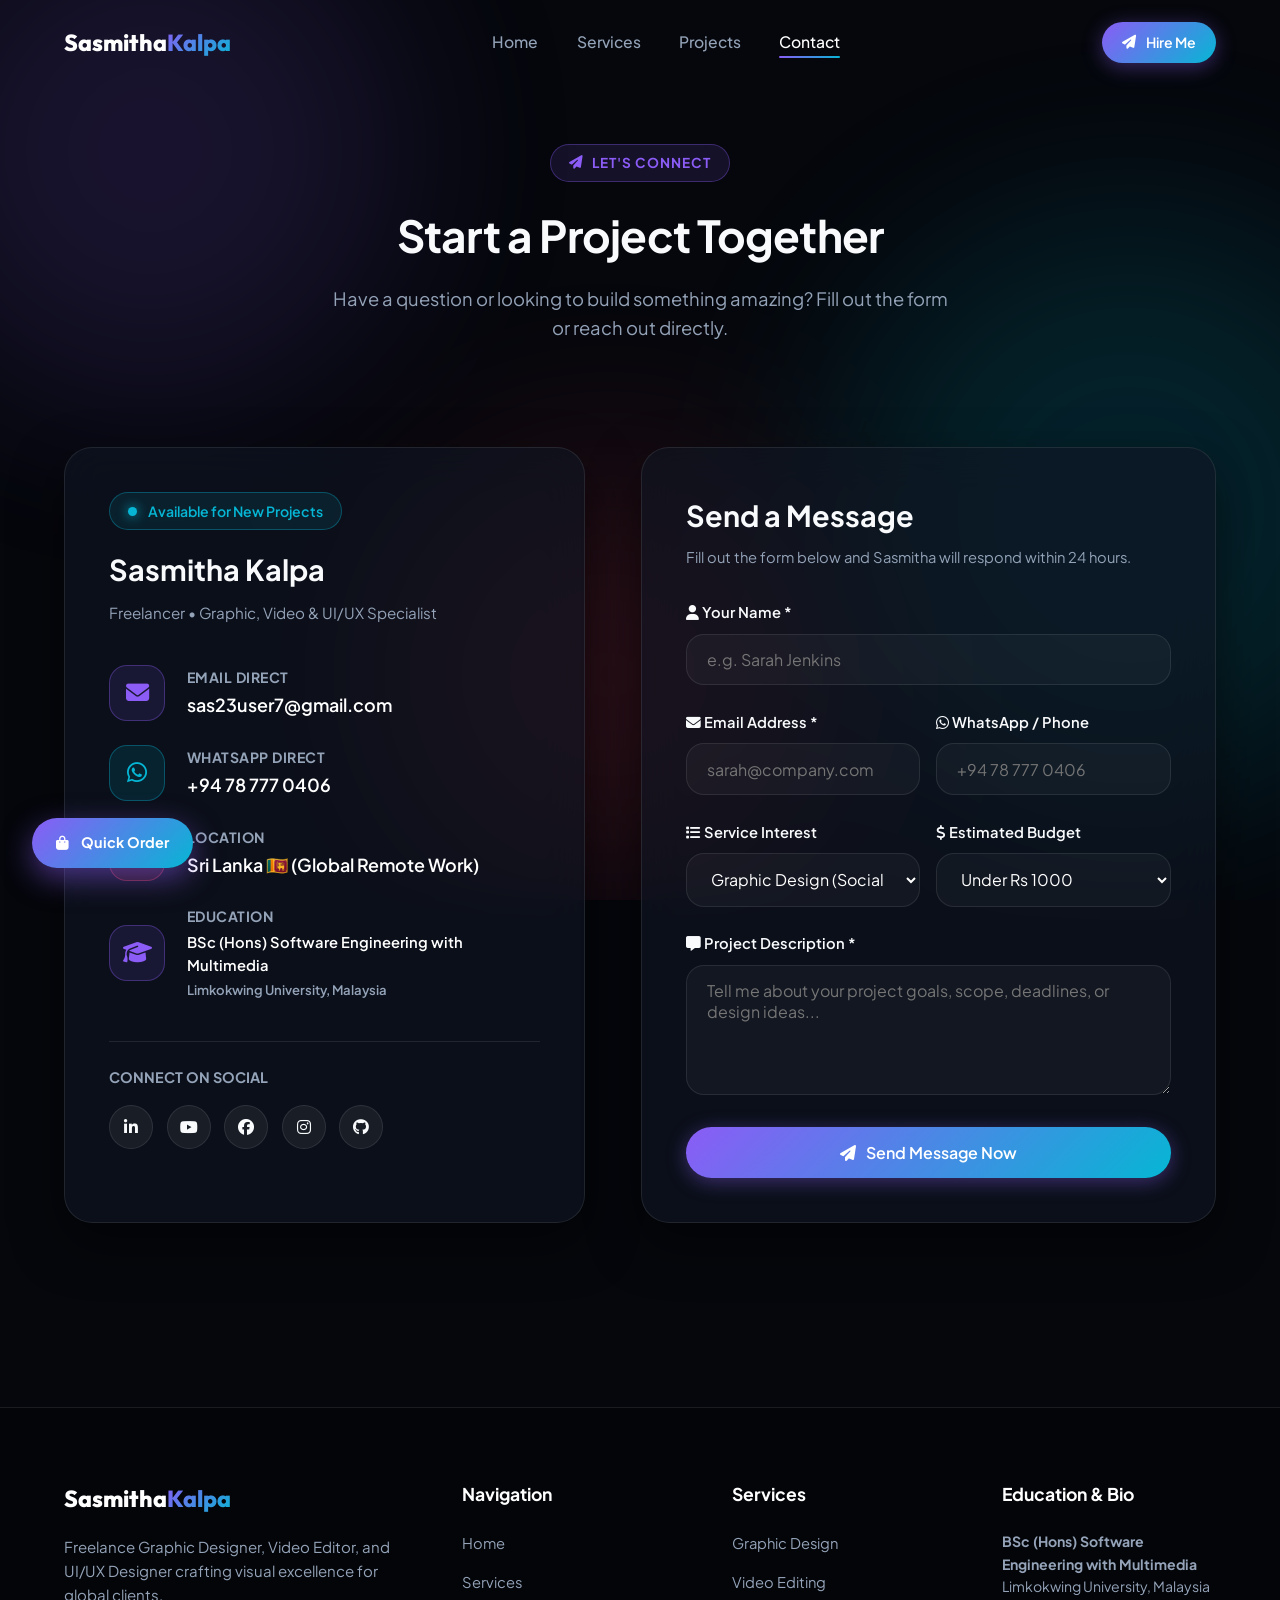
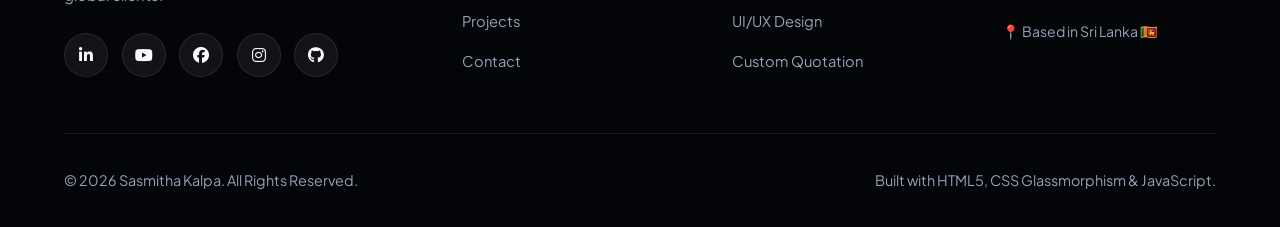
<file: contact.html>
<!DOCTYPE html>
<html lang="en">

<head>
  <meta charset="UTF-8">
  <meta name="viewport" content="width=device-width, initial-scale=1.0">
  <title>Contact | Sasmitha Kalpa - Get in Touch</title>
  <meta name="description"
    content="Get in touch with Sasmitha Kalpa for Graphic Design, Video Editing, or UI/UX Design freelance projects. Based in Sri Lanka, available for global client work.">

  <!-- Favicon - Full Cross-Browser Stack -->
  <link rel="shortcut icon" href="favicon.ico" type="image/x-icon">
  <link rel="icon" type="image/x-icon" href="favicon.ico">
  <link rel="icon" type="image/png" sizes="32x32" href="img/favicon-32.png">
  <link rel="icon" type="image/png" sizes="16x16" href="img/favicon-16.png">
  <link rel="apple-touch-icon" sizes="180x180" href="img/apple-touch-icon.png">

  <!-- Google Fonts -->
  <link rel="preconnect" href="https://fonts.googleapis.com">
  <link rel="preconnect" href="https://fonts.gstatic.com" crossorigin>
  <link
    href="https://fonts.googleapis.com/css2?family=Outfit:wght@400;500;600;700;800&family=Plus+Jakarta+Sans:wght@400;500;600;700&display=swap"
    rel="stylesheet">

  <!-- Font Awesome 6 Icons -->
  <link rel="stylesheet" href="https://cdnjs.cloudflare.com/ajax/libs/font-awesome/6.4.0/css/all.min.css">

  <!-- Custom CSS -->
  <link rel="stylesheet" href="styles.css">
  <script>
  if (window.location.pathname.endsWith('.html')) {
    let cleanPath = window.location.pathname
      .replace(/\/index\.html$/, '/')
      .replace(/\.html$/, '');
    window.history.replaceState(null, '', cleanPath + window.location.search + window.location.hash);
  }
  </script>
</head>

<body>

  <!-- Ambient Animated Glowing Background -->
  <div class="ambient-bg">
    <div class="blob blob-1"></div>
    <div class="blob blob-2"></div>
    <div class="blob blob-3"></div>
  </div>

  <!-- ==========================================
       HEADER & NAVIGATION BAR
       ========================================== -->
  <header class="navbar">
    <div class="container nav-container">
      <a href="./" class="logo">
        <!-- <img src="img/wingz-logo.png" alt="Wingz Logo" class="brand-logo-img"> -->
        <span>Sasmitha<span class="gradient-text">Kalpa</span></span>
      </a>

      <nav>
        <ul class="nav-menu">
          <li><a href="./" class="nav-link">Home</a></li>
          <li><a href="services" class="nav-link">Services</a></li>
          <li><a href="projects" class="nav-link">Projects</a></li>
          <li><a href="contact" class="nav-link active">Contact</a></li>
        </ul>
      </nav>

      <div class="nav-actions">
        <a href="contact" class="btn btn-primary" style="padding: 0.6rem 1.25rem; font-size: 0.88rem;">
          <i class="fas fa-paper-plane"></i> Hire Me
        </a>
        <button class="hamburger" aria-label="Toggle Navigation">
          <span></span>
          <span></span>
          <span></span>
        </button>
      </div>
    </div>
  </header>

  <!-- ==========================================
       PAGE BANNER
       ========================================== -->
  <section style="padding-top: 9rem; padding-bottom: 2rem;">
    <div class="container text-center">
      <div class="section-title reveal">
        <span class="badge"><i class="fas fa-paper-plane"></i> Let's Connect</span>
        <h2>Start a Project Together</h2>
        <p>Have a question or looking to build something amazing? Fill out the form or reach out directly.</p>
      </div>
    </div>
  </section>

  <!-- ==========================================
       CONTACT CONTENT GRID
       ========================================== -->
  <section class="section-padding" style="padding-top: 1rem;">
    <div class="container">
      <div class="contact-grid">

        <!-- Left: Contact Details Card -->
        <div class="glass-card contact-info-card reveal">
          <div>
            <div class="status-badge" style="margin-bottom: 1rem;">
              <span class="pulse-dot"></span>
              <span>Available for New Projects</span>
            </div>
            <h3 style="font-size: 1.8rem; margin-bottom: 0.5rem;">Sasmitha Kalpa</h3>
            <p style="color: var(--text-muted); font-size: 0.95rem;">Freelancer • Graphic, Video & UI/UX Specialist</p>
          </div>

          <div style="display: flex; flex-direction: column; gap: 1.5rem; margin-top: 0.5rem;">
            <div class="contact-method">
              <div class="contact-icon"><i class="fas fa-envelope"></i></div>
              <div class="contact-detail">
                <h4>Email Direct</h4>
                <a href="mailto:sas23user7@gmail.com">sas23user7@gmail.com</a>
              </div>
            </div>

            <div class="contact-method">
              <div class="contact-icon"
                style="background: rgba(6, 182, 212, 0.12); color: var(--accent-cyan); border-color: rgba(6, 182, 212, 0.35);">
                <i class="fab fa-whatsapp"></i>
              </div>
              <div class="contact-detail">
                <h4>WhatsApp Direct</h4>
                <a href="https://wa.me/94787770406?text=Hi%20Sasmitha,%20I'd%20like%20to%20discuss%20a%20project!"
                  target="_blank">+94 78 777 0406</a>
              </div>
            </div>

            <div class="contact-method">
              <div class="contact-icon"
                style="background: rgba(244, 63, 94, 0.12); color: var(--accent-rose); border-color: rgba(244, 63, 94, 0.35);">
                <i class="fas fa-map-marker-alt"></i>
              </div>
              <div class="contact-detail">
                <h4>Location</h4>
                <p>Sri Lanka 🇱🇰 (Global Remote Work)</p>
              </div>
            </div>

            <div class="contact-method">
              <div class="contact-icon"><i class="fas fa-graduation-cap"></i></div>
              <div class="contact-detail">
                <h4>Education</h4>
                <p style="font-size: 0.92rem;">BSc (Hons) Software Engineering with Multimedia<br><span
                    style="color: var(--text-muted); font-size: 0.82rem;">Limkokwing University, Malaysia</span></p>
              </div>
            </div>
          </div>

          <div style="border-top: 1px solid var(--border-glass); padding-top: 1.5rem; margin-top: 0.5rem;">
            <h4 style="font-size: 0.9rem; color: var(--text-muted); text-transform: uppercase; margin-bottom: 0.75rem;">
              Connect on Social</h4>
            <div class="social-links">
              <a href="https://www.linkedin.com/in/sasmitha-kalpa-29b8452bb/" class="icon-btn" title="LinkedIn" target="_blank" rel="noopener"><i
                  class="fab fa-linkedin-in"></i></a>
              <a href="https://www.youtube.com/@Era_sasmitha" class="icon-btn" title="Youtube" target="_blank" rel="noopener"><i
                  class="fab fa-youtube"></i></a>
              <a href="https://www.facebook.com/profile.php?id=100094303121475" class="icon-btn" title="Facebook" target="_blank" rel="noopener"><i
                  class="fab fa-facebook"></i></a>
              <a href="https://www.instagram.com/iam_sasmitha_/" class="icon-btn" title="Instagram" target="_blank" rel="noopener"><i
                  class="fab fa-instagram"></i></a>
              <a href="https://github.com/Sasmitha-Dev" class="icon-btn" title="GitHub" target="_blank" rel="noopener"><i
                  class="fab fa-github"></i></a>
            </div>
          </div>
        </div>

        <!-- Right: Interactive Contact Form Card -->
        <div class="glass-card contact-form-card reveal">
          <h3 style="font-size: 1.8rem; margin-bottom: 0.5rem;">Send a Message</h3>
          <p style="color: var(--text-muted); font-size: 0.92rem; margin-bottom: 2rem;">
            Fill out the form below and Sasmitha will respond within 24 hours.
          </p>

          <form id="contactForm">
            <div class="form-group">
              <label class="form-label" for="contactName"><i class="fas fa-user"></i> Your Name *</label>
              <input type="text" id="contactName" class="form-control" placeholder="e.g. Sarah Jenkins" required>
            </div>

            <div style="display: grid; grid-template-columns: 1fr 1fr; gap: 1rem;">
              <div class="form-group">
                <label class="form-label" for="contactEmail"><i class="fas fa-envelope"></i> Email Address *</label>
                <input type="email" id="contactEmail" class="form-control" placeholder="sarah@company.com" required>
              </div>

              <div class="form-group">
                <label class="form-label" for="contactWhatsapp"><i class="fab fa-whatsapp"></i> WhatsApp / Phone</label>
                <input type="tel" id="contactWhatsapp" class="form-control" placeholder="+94 78 777 0406">
              </div>
            </div>

            <div style="display: grid; grid-template-columns: 1fr 1fr; gap: 1rem;">
              <div class="form-group">
                <label class="form-label" for="serviceSelect"><i class="fas fa-list"></i> Service Interest</label>
                <select id="serviceSelect" class="form-control">
                  <option value="Graphic Design">Graphic Design (Social/Posters)</option>
                  <option value="Video Editing">Video Editing (Reels/Cinematic)</option>
                  <option value="UI/UX Design">UI/UX Design (Web/App)</option>
                  <option value="Full Package">Combined Service Package</option>
                  <option value="Other">Other Inquiry</option>
                </select>
              </div>

              <div class="form-group">
                <label class="form-label" for="budgetSelect"><i class="fas fa-dollar-sign"></i> Estimated Budget</label>
                <select id="budgetSelect" class="form-control">
                  <option value="Under Rs 1000">Under Rs 1000</option>
                  <option value="Rs 1000 - Rs 1500">Rs 1000 - Rs 1500</option>
                  <option value="Rs 1500 - Rs 2000">Rs 1500 - Rs 2000</option>
                  <option value="Rs 2000+">Rs 2000+</option>
                </select>
              </div>
            </div>

            <div class="form-group">
              <label class="form-label" for="contactMessage"><i class="fas fa-comment-alt"></i> Project Description
                *</label>
              <textarea id="contactMessage" class="form-control"
                placeholder="Tell me about your project goals, scope, deadlines, or design ideas..."
                required></textarea>
            </div>

            <button type="submit" class="btn btn-primary" style="width: 100%; font-size: 1rem; padding: 0.95rem;">
              <i class="fas fa-paper-plane"></i> Send Message Now
            </button>
          </form>
        </div>

      </div>
    </div>
  </section>

  <!-- ==========================================
       FOOTER
       ========================================== -->
  <footer class="footer">
    <div class="container">
      <div class="footer-grid">
        <div class="footer-brand">
          <a href="./" class="logo">
            <!-- <img src="img/wingz-logo.png" alt="Wingz Logo" class="brand-logo-img"> -->
            <span>Sasmitha<span class="gradient-text">Kalpa</span></span>
          </a>
          <p>
            Freelance Graphic Designer, Video Editor, and UI/UX Designer crafting visual excellence for global clients.
          </p>
          <div class="social-links">
            <a href="https://www.linkedin.com/in/sasmitha-kalpa-29b8452bb/" class="icon-btn" title="LinkedIn" target="_blank" rel="noopener"><i
                class="fab fa-linkedin-in"></i></a>
            <a href="https://www.youtube.com/@Era_sasmitha" class="icon-btn" title="Youtube" target="_blank" rel="noopener"><i
                class="fab fa-youtube"></i></a>
            <a href="https://www.facebook.com/profile.php?id=100094303121475" class="icon-btn" title="Facebook" target="_blank" rel="noopener"><i
                class="fab fa-facebook"></i></a>
            <a href="https://www.instagram.com/iam_sasmitha_/" class="icon-btn" title="Instagram" target="_blank" rel="noopener"><i
                class="fab fa-instagram"></i></a>
            <a href="https://github.com/Sasmitha-Dev" class="icon-btn" title="GitHub" target="_blank" rel="noopener"><i class="fab fa-github"></i></a>
          </div>
        </div>

        <div class="footer-column">
          <h4>Navigation</h4>
          <ul class="footer-links">
            <li><a href="./">Home</a></li>
            <li><a href="services">Services</a></li>
            <li><a href="projects">Projects</a></li>
            <li><a href="contact">Contact</a></li>
          </ul>
        </div>

        <div class="footer-column">
          <h4>Services</h4>
          <ul class="footer-links">
            <li><a href="services#graphic-design">Graphic Design</a></li>
            <li><a href="services#video-editing">Video Editing</a></li>
            <li><a href="services#ui-ux">UI/UX Design</a></li>
            <li><a href="contact">Custom Quotation</a></li>
          </ul>
        </div>

        <div class="footer-column">
          <h4>Education & Bio</h4>
          <p style="font-size: 0.88rem; color: var(--text-muted); line-height: 1.6;">
            <strong>BSc (Hons) Software Engineering with Multimedia</strong><br>
            Limkokwing University, Malaysia<br><br>
            📍 Based in Sri Lanka 🇱🇰
          </p>
        </div>
      </div>

      <div class="footer-bottom">
        <p>&copy; 2026 Sasmitha Kalpa. All Rights Reserved.</p>
        <p>Built with HTML5, CSS Glassmorphism & JavaScript.</p>
      </div>
    </div>
  </footer>

  <!-- Main JavaScript File -->
  <script src="script.js"></script>
</body>

</html>
</file>
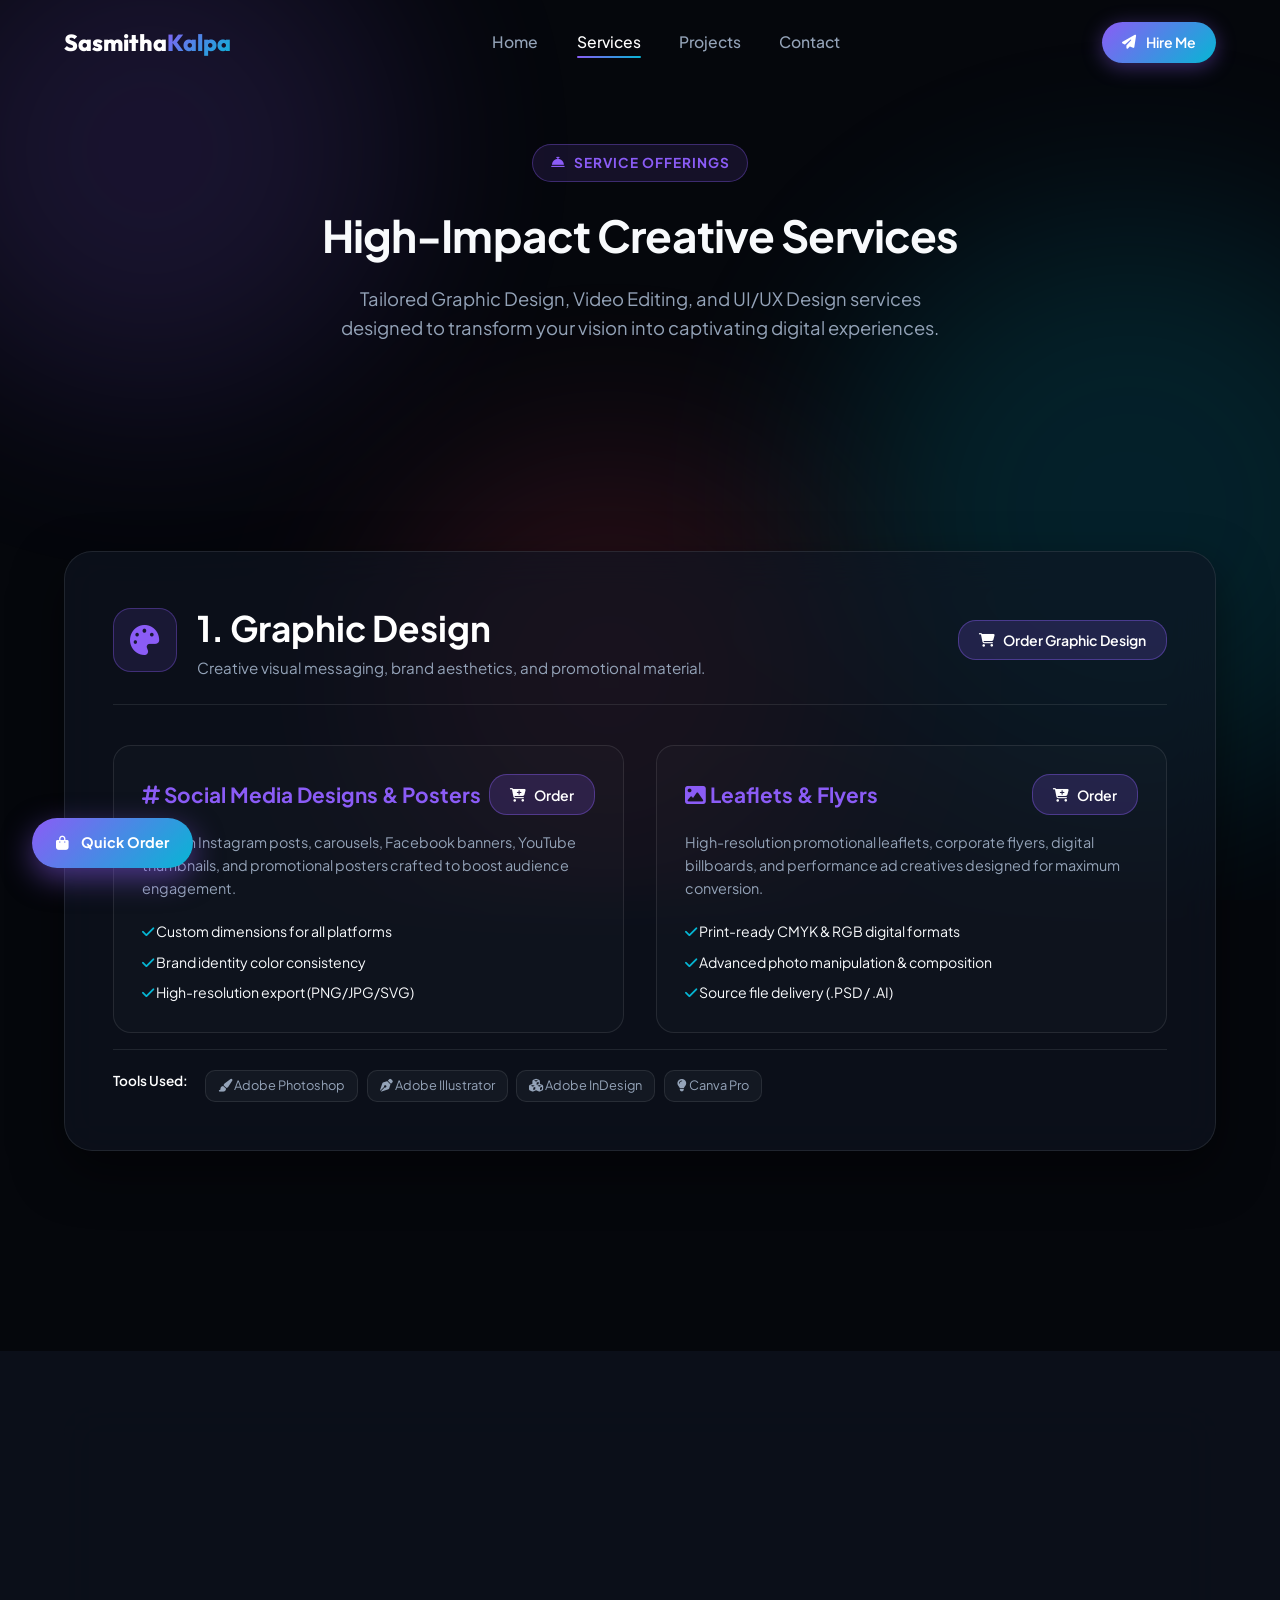
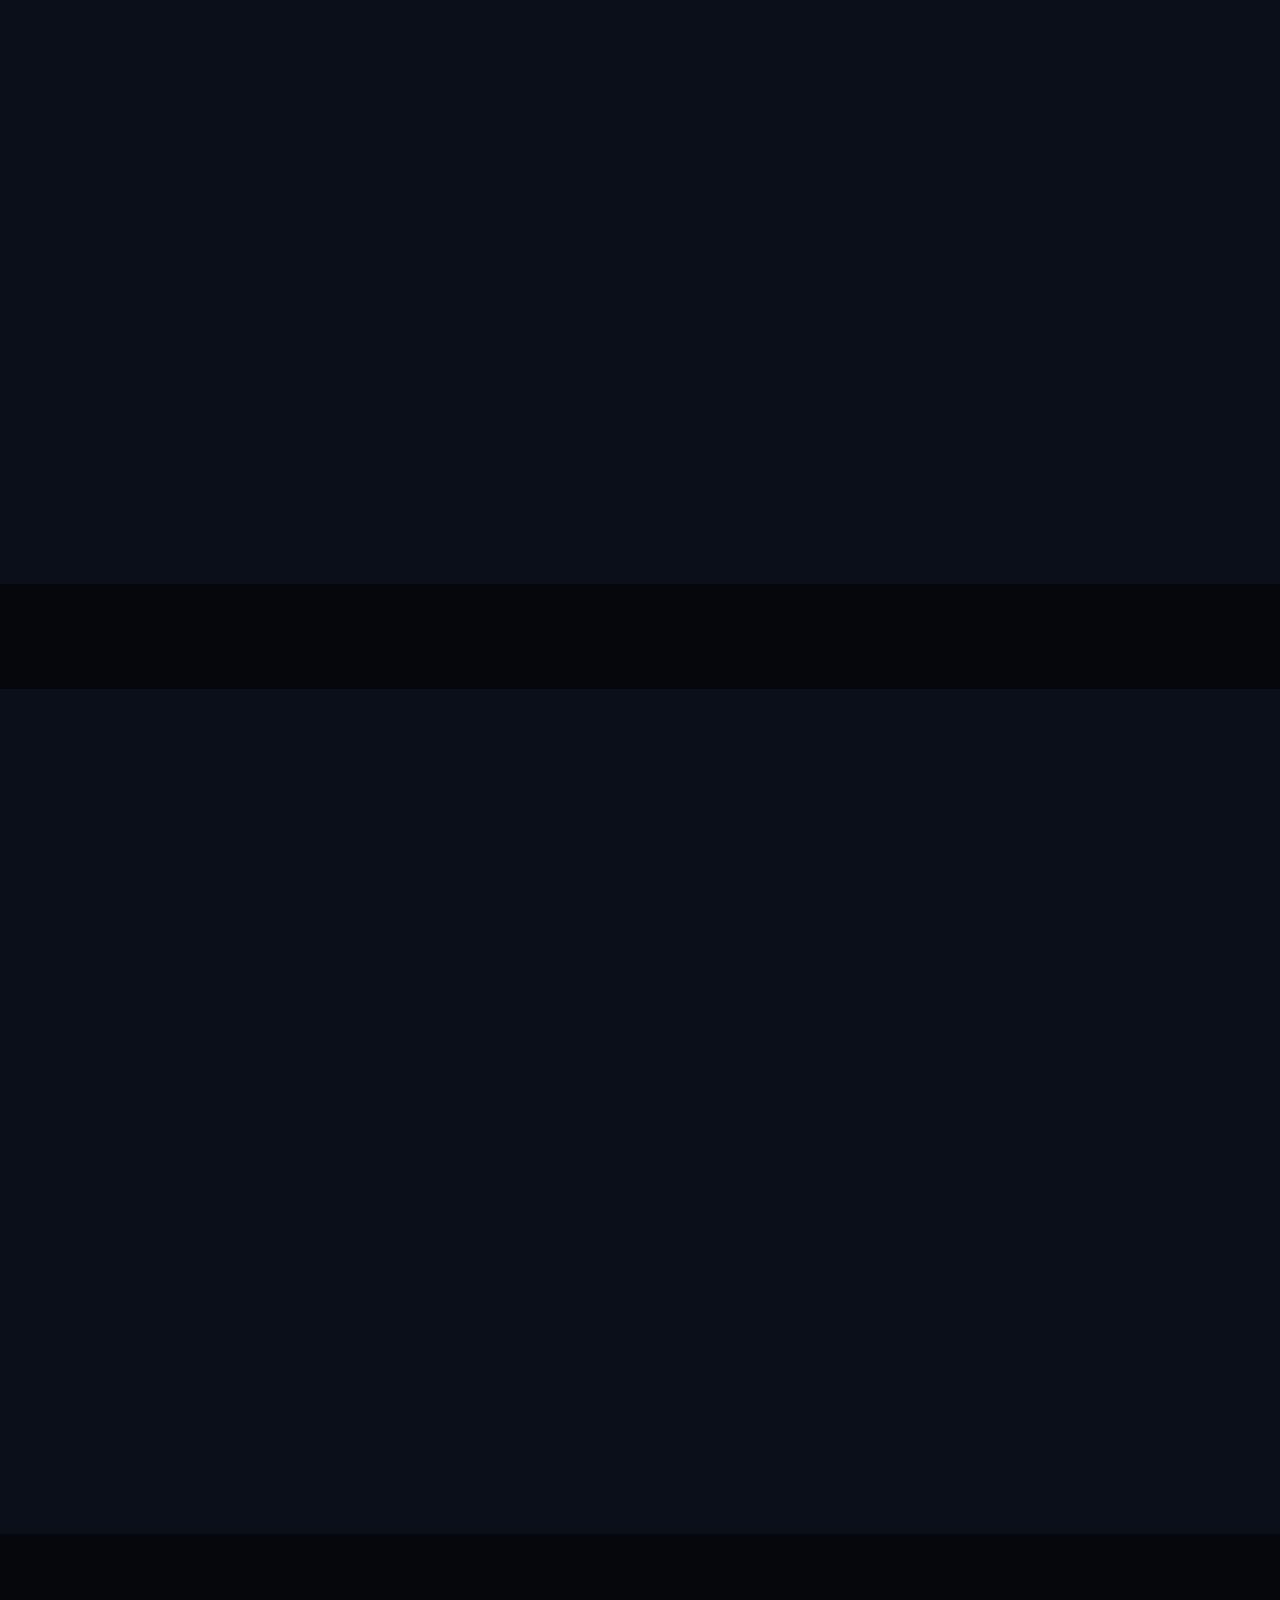
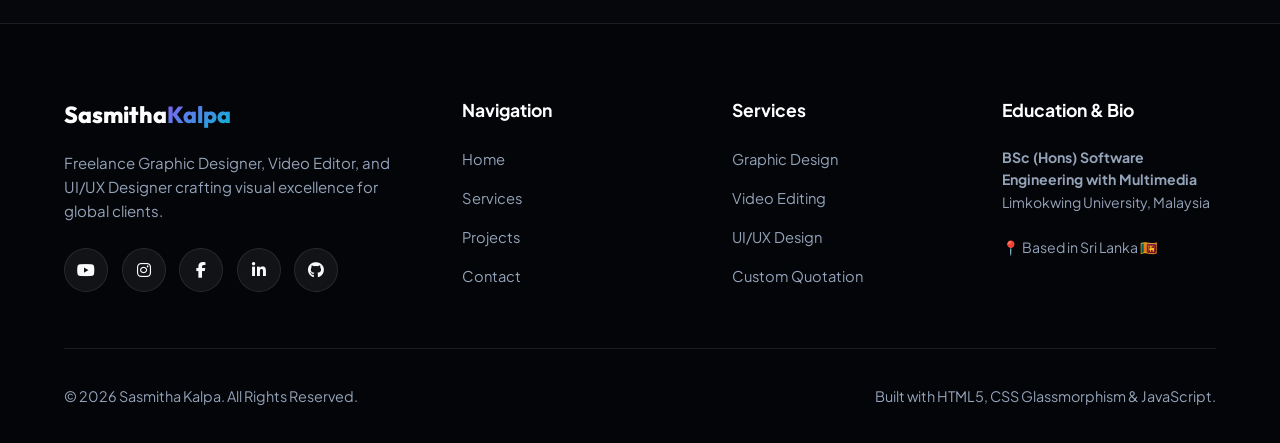
<file: services.html>
<!DOCTYPE html>
<html lang="en">
<head>
  <meta charset="UTF-8">
  <meta name="viewport" content="width=device-width, initial-scale=1.0">
  <title>Services | Sasmitha Kalpa - Graphic Design, Video Editing & UI/UX Design</title>
  <meta name="description" content="Explore professional freelance services by Sasmitha Kalpa: Graphic Design (Social Media, Posters), Video Editing (Reels, Cinematic), and UI/UX Design (Websites, Apps, Prototypes).">
  
  <!-- Favicon (Cloud-Safe Web Name) -->
  <!-- Favicon - Full Cross-Browser Stack -->
  <link rel="shortcut icon" href="favicon.ico" type="image/x-icon">
  <link rel="icon" type="image/x-icon" href="favicon.ico">
  <link rel="icon" type="image/png" sizes="32x32" href="img/favicon-32.png">
  <link rel="icon" type="image/png" sizes="16x16" href="img/favicon-16.png">
  <link rel="apple-touch-icon" sizes="180x180" href="img/apple-touch-icon.png">

  <!-- Google Fonts -->
  <link rel="preconnect" href="https://fonts.googleapis.com">
  <link rel="preconnect" href="https://fonts.gstatic.com" crossorigin>
  <link href="https://fonts.googleapis.com/css2?family=Outfit:wght@400;500;600;700;800&family=Plus+Jakarta+Sans:wght@400;500;600;700&display=swap" rel="stylesheet">
  
  <!-- Font Awesome 6 Icons -->
  <link rel="stylesheet" href="https://cdnjs.cloudflare.com/ajax/libs/font-awesome/6.4.0/css/all.min.css">
  
  <!-- Custom CSS -->
  <link rel="stylesheet" href="styles.css">
  <script>
  if (window.location.pathname.endsWith('.html')) {
    let cleanPath = window.location.pathname
      .replace(/\/index\.html$/, '/')
      .replace(/\.html$/, '');
    window.history.replaceState(null, '', cleanPath + window.location.search + window.location.hash);
  }
  </script>
</head>
<body>

  <!-- Ambient Animated Glowing Background -->
  <div class="ambient-bg">
    <div class="blob blob-1"></div>
    <div class="blob blob-2"></div>
    <div class="blob blob-3"></div>
  </div>

  <!-- ==========================================
       HEADER & NAVIGATION BAR
       ========================================== -->
  <header class="navbar">
    <div class="container nav-container">
      <a href="./" class="logo">
        <!-- <img src="img/wingz-logo.png" alt="Wingz Logo" class="brand-logo-img"> -->
        <span>Sasmitha<span class="gradient-text">Kalpa</span></span>
      </a>

      <nav>
        <ul class="nav-menu">
          <li><a href="./" class="nav-link">Home</a></li>
          <li><a href="services" class="nav-link active">Services</a></li>
          <li><a href="projects" class="nav-link">Projects</a></li>
          <li><a href="contact" class="nav-link">Contact</a></li>
        </ul>
      </nav>

      <div class="nav-actions">
        <a href="contact" class="btn btn-primary" style="padding: 0.6rem 1.25rem; font-size: 0.88rem;">
          <i class="fas fa-paper-plane"></i> Hire Me
        </a>
        <button class="hamburger" aria-label="Toggle Navigation">
          <span></span>
          <span></span>
          <span></span>
        </button>
      </div>
    </div>
  </header>

  <!-- ==========================================
       PAGE BANNER
       ========================================== -->
  <section style="padding-top: 9rem; padding-bottom: 3rem;">
    <div class="container text-center">
      <div class="section-title reveal">
        <span class="badge"><i class="fas fa-concierge-bell"></i> Service Offerings</span>
        <h2>High-Impact Creative Services</h2>
        <p>Tailored Graphic Design, Video Editing, and UI/UX Design services designed to transform your vision into captivating digital experiences.</p>
      </div>
    </div>
  </section>

  <!-- ==========================================
       CATEGORY 1: GRAPHIC DESIGN
       ========================================== -->
  <section class="section-padding" id="graphic-design">
    <div class="container">
      <div class="glass-card reveal" style="padding: 3rem; margin-bottom: 3rem;">
        <div style="display: flex; align-items: center; justify-content: space-between; flex-wrap: wrap; gap: 1.5rem; margin-bottom: 2.5rem; border-bottom: 1px solid var(--border-glass); padding-bottom: 1.5rem;">
          <div style="display: flex; align-items: center; gap: 1.25rem;">
            <div class="service-icon"><i class="fas fa-palette"></i></div>
            <div>
              <h2 style="font-size: 2.2rem; color: #fff;">1. Graphic Design</h2>
              <p style="color: var(--text-muted); font-size: 0.95rem;">Creative visual messaging, brand aesthetics, and promotional material.</p>
            </div>
          </div>

          <button class="btn-cart" onclick="openOrderModal('Graphic Design Package', 'Graphic Design')">
            <i class="fas fa-shopping-cart"></i> Order Graphic Design
          </button>
        </div>

        <div style="display: grid; grid-template-columns: repeat(auto-fit, minmax(320px, 1fr)); gap: 2rem;">
          <!-- Subsection 1.1 -->
          <div style="background: rgba(255,255,255,0.02); border: 1px solid var(--border-glass); border-radius: var(--radius-md); padding: 1.75rem;">
            <div style="display: flex; align-items: center; justify-content: space-between; margin-bottom: 1rem;">
              <h3 style="font-size: 1.3rem; color: var(--accent-purple);"><i class="fas fa-hashtag"></i> Social Media Designs & Posters</h3>
              <button class="btn-cart" onclick="openOrderModal('Social Media Designs', 'Graphic Design')">
                <i class="fas fa-cart-plus"></i> Order
              </button>
            </div>
            <p style="color: var(--text-muted); font-size: 0.9rem; margin-bottom: 1.25rem;">
              Custom Instagram posts, carousels, Facebook banners, YouTube thumbnails, and promotional posters crafted to boost audience engagement.
            </p>
            <ul style="display: flex; flex-direction: column; gap: 0.5rem; font-size: 0.88rem; color: var(--text-primary);">
              <li><i class="fas fa-check" style="color: var(--accent-cyan);"></i> Custom dimensions for all platforms</li>
              <li><i class="fas fa-check" style="color: var(--accent-cyan);"></i> Brand identity color consistency</li>
              <li><i class="fas fa-check" style="color: var(--accent-cyan);"></i> High-resolution export (PNG/JPG/SVG)</li>
            </ul>
          </div>

          <!-- Subsection 1.2 -->
          <div style="background: rgba(255,255,255,0.02); border: 1px solid var(--border-glass); border-radius: var(--radius-md); padding: 1.75rem;">
            <div style="display: flex; align-items: center; justify-content: space-between; margin-bottom: 1rem;">
              <h3 style="font-size: 1.3rem; color: var(--accent-purple);"><i class="fas fa-image"></i> Leaflets & Flyers</h3>
              <button class="btn-cart" onclick="openOrderModal('Leaflets & Flyers', 'Graphic Design')">
                <i class="fas fa-cart-plus"></i> Order
              </button>
            </div>
            <p style="color: var(--text-muted); font-size: 0.9rem; margin-bottom: 1.25rem;">
              High-resolution promotional leaflets, corporate flyers, digital billboards, and performance ad creatives designed for maximum conversion.
            </p>
            <ul style="display: flex; flex-direction: column; gap: 0.5rem; font-size: 0.88rem; color: var(--text-primary);">
              <li><i class="fas fa-check" style="color: var(--accent-cyan);"></i> Print-ready CMYK & RGB digital formats</li>
              <li><i class="fas fa-check" style="color: var(--accent-cyan);"></i> Advanced photo manipulation & composition</li>
              <li><i class="fas fa-check" style="color: var(--accent-cyan);"></i> Source file delivery (.PSD / .AI)</li>
            </ul>
          </div>
        </div>

        <div class="tools-tags">
          <span style="font-weight: 600; color: #fff; font-size: 0.85rem; margin-right: 0.5rem;">Tools Used:</span>
          <span class="tool-tag"><i class="fas fa-paint-brush"></i> Adobe Photoshop</span>
          <span class="tool-tag"><i class="fas fa-pen-nib"></i> Adobe Illustrator</span>
          <span class="tool-tag"><i class="fas fa-cubes"></i> Adobe InDesign</span>
          <span class="tool-tag"><i class="fas fa-lightbulb"></i> Canva Pro</span>
        </div>
      </div>
    </div>
  </section>

  <!-- ==========================================
       CATEGORY 2: VIDEO EDITING
       ========================================== -->
  <section class="section-padding" id="video-editing">
    <div class="container">
      <div class="glass-card reveal" style="padding: 3rem; margin-bottom: 3rem;">
        <div style="display: flex; align-items: center; justify-content: space-between; flex-wrap: wrap; gap: 1.5rem; margin-bottom: 2.5rem; border-bottom: 1px solid var(--border-glass); padding-bottom: 1.5rem;">
          <div style="display: flex; align-items: center; gap: 1.25rem;">
            <div class="service-icon" style="background: rgba(6, 182, 212, 0.12); color: var(--accent-cyan); border-color: rgba(6, 182, 212, 0.35);">
              <i class="fas fa-video"></i>
            </div>
            <div>
              <h2 style="font-size: 2.2rem; color: #fff;">2. Video Editing</h2>
              <p style="color: var(--text-muted); font-size: 0.95rem;">Dynamic storytelling, color grading, audio mixing, and high-retention cuts.</p>
            </div>
          </div>

          <button class="btn-cart" onclick="openOrderModal('Video Editing Package', 'Video Editing')">
            <i class="fas fa-shopping-cart"></i> Order Video Editing
          </button>
        </div>

        <div style="display: grid; grid-template-columns: repeat(auto-fit, minmax(300px, 1fr)); gap: 2rem;">
          <!-- Subsection 2.1 -->
          <div style="background: rgba(255,255,255,0.02); border: 1px solid var(--border-glass); border-radius: var(--radius-md); padding: 1.75rem;">
            <div style="display: flex; align-items: center; justify-content: space-between; margin-bottom: 1rem;">
              <h3 style="font-size: 1.3rem; color: var(--accent-cyan);"><i class="fas fa-play-circle"></i> Social Media Videos</h3>
              <button class="btn-cart" onclick="openOrderModal('Social Media Videos', 'Video Editing')">
                <i class="fas fa-cart-plus"></i> Order
              </button>
            </div>
            <p style="color: var(--text-muted); font-size: 0.9rem; margin-bottom: 1.25rem;">
              Polished video content tailored for YouTube channels, Facebook ads, corporate explainers, and vlog style content.
            </p>
            <ul style="display: flex; flex-direction: column; gap: 0.5rem; font-size: 0.88rem; color: var(--text-primary);">
              <li><i class="fas fa-check" style="color: var(--accent-purple);"></i> Clean pacing & smooth transitions</li>
              <li><i class="fas fa-check" style="color: var(--accent-purple);"></i> Royalty-free background music integration</li>
              <li><i class="fas fa-check" style="color: var(--accent-purple);"></i> 4K / 1080p crisp export</li>
            </ul>
          </div>

          <!-- Subsection 2.2 -->
          <div style="background: rgba(255,255,255,0.02); border: 1px solid var(--border-glass); border-radius: var(--radius-md); padding: 1.75rem;">
            <div style="display: flex; align-items: center; justify-content: space-between; margin-bottom: 1rem;">
              <h3 style="font-size: 1.3rem; color: var(--accent-cyan);"><i class="fab fa-tiktok"></i> Reels & Short-Form Content</h3>
              <button class="btn-cart" onclick="openOrderModal('Reels & Short-Form Content', 'Video Editing')">
                <i class="fas fa-cart-plus"></i> Order
              </button>
            </div>
            <p style="color: var(--text-muted); font-size: 0.9rem; margin-bottom: 1.25rem;">
              High-hook, fast-paced Instagram Reels, TikToks, and YouTube Shorts formatted with animated captions, emojis, and sound effects.
            </p>
            <ul style="display: flex; flex-direction: column; gap: 0.5rem; font-size: 0.88rem; color: var(--text-primary);">
              <li><i class="fas fa-check" style="color: var(--accent-purple);"></i> First 3-second hook optimization</li>
              <li><i class="fas fa-check" style="color: var(--accent-purple);"></i> Dynamic captions & pop-up graphics</li>
              <li><i class="fas fa-check" style="color: var(--accent-purple);"></i> Vertical 9:16 aspect ratio</li>
            </ul>
          </div>

          <!-- Subsection 2.3 -->
          <div style="background: rgba(255,255,255,0.02); border: 1px solid var(--border-glass); border-radius: var(--radius-md); padding: 1.75rem;">
            <div style="display: flex; align-items: center; justify-content: space-between; margin-bottom: 1rem;">
              <h3 style="font-size: 1.3rem; color: var(--accent-cyan);"><i class="fas fa-film"></i> Cinematic Edits</h3>
              <button class="btn-cart" onclick="openOrderModal('Cinematic Video Edits', 'Video Editing')">
                <i class="fas fa-cart-plus"></i> Order
              </button>
            </div>
            <p style="color: var(--text-muted); font-size: 0.9rem; margin-bottom: 1.25rem;">
              Professional cinematic travel edits, wedding highlights, music videos, and commercial brand promos featuring cinematic LUT color grading.
            </p>
            <ul style="display: flex; flex-direction: column; gap: 0.5rem; font-size: 0.88rem; color: var(--text-primary);">
              <li><i class="fas fa-check" style="color: var(--accent-purple);"></i> Professional Log/RAW color grading</li>
              <li><i class="fas fa-check" style="color: var(--accent-purple);"></i> Sound design & audio equalization</li>
              <li><i class="fas fa-check" style="color: var(--accent-purple);"></i> Motion graphics & title reveals</li>
            </ul>
          </div>
        </div>

        <div class="tools-tags">
          <span style="font-weight: 600; color: #fff; font-size: 0.85rem; margin-right: 0.5rem;">Tools Used:</span>
          <span class="tool-tag"><i class="fas fa-cut"></i> Adobe Premiere Pro</span>
          <span class="tool-tag"><i class="fas fa-magic"></i> Adobe After Effects</span>
          <span class="tool-tag"><i class="fas fa-adjust"></i> DaVinci Resolve</span>
          <span class="tool-tag"><i class="fas fa-volume-up"></i> Adobe Audition</span>
        </div>
      </div>
    </div>
  </section>

  <!-- ==========================================
       CATEGORY 3: UI/UX DESIGN
       ========================================== -->
  <section class="section-padding" id="ui-ux">
    <div class="container">
      <div class="glass-card reveal" style="padding: 3rem;">
        <div style="display: flex; align-items: center; justify-content: space-between; flex-wrap: wrap; gap: 1.5rem; margin-bottom: 2.5rem; border-bottom: 1px solid var(--border-glass); padding-bottom: 1.5rem;">
          <div style="display: flex; align-items: center; gap: 1.25rem;">
            <div class="service-icon" style="background: rgba(244, 63, 94, 0.12); color: var(--accent-rose); border-color: rgba(244, 63, 94, 0.35);">
              <i class="fas fa-layer-group"></i>
            </div>
            <div>
              <h2 style="font-size: 2.2rem; color: #fff;">3. UI/UX Design</h2>
              <p style="color: var(--text-muted); font-size: 0.95rem;">Intuitive user interfaces, user journey mapping, and interactive prototypes.</p>
            </div>
          </div>

          <button class="btn-cart" onclick="openOrderModal('UI/UX Design Package', 'UI/UX Design')">
            <i class="fas fa-shopping-cart"></i> Order UI/UX Design
          </button>
        </div>

        <div style="display: grid; grid-template-columns: repeat(auto-fit, minmax(300px, 1fr)); gap: 2rem;">
          <!-- Subsection 3.1 -->
          <div style="background: rgba(255,255,255,0.02); border: 1px solid var(--border-glass); border-radius: var(--radius-md); padding: 1.75rem;">
            <div style="display: flex; align-items: center; justify-content: space-between; margin-bottom: 1rem;">
              <h3 style="font-size: 1.3rem; color: var(--accent-rose);"><i class="fas fa-desktop"></i> Website Design</h3>
              <button class="btn-cart" onclick="openOrderModal('Website Design', 'UI/UX Design')">
                <i class="fas fa-cart-plus"></i> Order
              </button>
            </div>
            <p style="color: var(--text-muted); font-size: 0.9rem; margin-bottom: 1.25rem;">
              Modern, responsive landing page layouts, SaaS web platforms, e-commerce stores, and corporate website designs.
            </p>
            <ul style="display: flex; flex-direction: column; gap: 0.5rem; font-size: 0.88rem; color: var(--text-primary);">
              <li><i class="fas fa-check" style="color: var(--accent-cyan);"></i> Desktop, Tablet & Mobile responsive layouts</li>
              <li><i class="fas fa-check" style="color: var(--accent-cyan);"></i> Auto-layout & Design system components</li>
              <li><i class="fas fa-check" style="color: var(--accent-cyan);"></i> Developer-ready handoff files</li>
            </ul>
          </div>

          <!-- Subsection 3.2 -->
          <div style="background: rgba(255,255,255,0.02); border: 1px solid var(--border-glass); border-radius: var(--radius-md); padding: 1.75rem;">
            <div style="display: flex; align-items: center; justify-content: space-between; margin-bottom: 1rem;">
              <h3 style="font-size: 1.3rem; color: var(--accent-rose);"><i class="fas fa-mobile-alt"></i> Mobile App Design</h3>
              <button class="btn-cart" onclick="openOrderModal('Mobile App Design', 'UI/UX Design')">
                <i class="fas fa-cart-plus"></i> Order
              </button>
            </div>
            <p style="color: var(--text-muted); font-size: 0.9rem; margin-bottom: 1.25rem;">
              iOS and Android app screen designs crafted following modern HIG (Apple) and Material Design 3 guidelines.
            </p>
            <ul style="display: flex; flex-direction: column; gap: 0.5rem; font-size: 0.88rem; color: var(--text-primary);">
              <li><i class="fas fa-check" style="color: var(--accent-cyan);"></i> User flow wireframes & screen architecture</li>
              <li><i class="fas fa-check" style="color: var(--accent-cyan);"></i> Dark mode & Light mode design support</li>
              <li><i class="fas fa-check" style="color: var(--accent-cyan);"></i> Micro-interactions & asset exports</li>
            </ul>
          </div>

          <!-- Subsection 3.3 -->
          <div style="background: rgba(255,255,255,0.02); border: 1px solid var(--border-glass); border-radius: var(--radius-md); padding: 1.75rem;">
            <div style="display: flex; align-items: center; justify-content: space-between; margin-bottom: 1rem;">
              <h3 style="font-size: 1.3rem; color: var(--accent-rose);"><i class="fas fa-cube"></i> Interactive Prototypes</h3>
              <button class="btn-cart" onclick="openOrderModal('Interactive Prototypes', 'UI/UX Design')">
                <i class="fas fa-cart-plus"></i> Order
              </button>
            </div>
            <p style="color: var(--text-muted); font-size: 0.9rem; margin-bottom: 1.25rem;">
              Clickable, animated Figma prototypes ideal for pitch decks, user testing, and developer demonstration.
            </p>
            <ul style="display: flex; flex-direction: column; gap: 0.5rem; font-size: 0.88rem; color: var(--text-primary);">
              <li><i class="fas fa-check" style="color: var(--accent-cyan);"></i> Smart-animate screen transitions</li>
              <li><i class="fas fa-check" style="color: var(--accent-cyan);"></i> Component state variables & inputs</li>
              <li><i class="fas fa-check" style="color: var(--accent-cyan);"></i> Shareable live preview link</li>
            </ul>
          </div>
        </div>

        <div class="tools-tags">
          <span style="font-weight: 600; color: #fff; font-size: 0.85rem; margin-right: 0.5rem;">Tools Used:</span>
          <span class="tool-tag"><i class="fab fa-figma"></i> Figma</span>
          <span class="tool-tag"><i class="fas fa-vector-square"></i> Adobe XD</span>
          <span class="tool-tag"><i class="fas fa-sitemap"></i> Miro / Whimsical</span>
          <span class="tool-tag"><i class="fas fa-bolt"></i> Framer</span>
        </div>
      </div>
    </div>
  </section>

  <!-- ==========================================
       QUICK ORDER CART MODAL COMPONENT
       ========================================== -->
  <div class="modal-overlay" id="orderModal">
    <div class="modal-card glass-card">
      <button class="modal-close" aria-label="Close Modal"><i class="fas fa-times"></i></button>

      <div class="modal-header">
        <span class="badge"><i class="fas fa-shopping-bag"></i> Place Order / Inquiry</span>
        <h3>Confirm Your Order</h3>
        <p style="color: var(--text-muted); font-size: 0.9rem; margin-top: 0.25rem;">
          Fill in your details below. Sasmitha will instantly receive your email request and contact you back via WhatsApp/Email!
        </p>
      </div>

      <div class="order-item-banner">
        <i class="fas fa-box-open"></i>
        <div class="order-item-info">
          <h4 id="orderItemTitle">Selected Service</h4>
          <span id="orderItemCategory">Category</span>
        </div>
      </div>

      <form id="quickOrderForm">
        <div class="form-group">
          <label class="form-label" for="orderName"><i class="fas fa-user"></i> Full Name *</label>
          <input type="text" id="orderName" class="form-control" placeholder="e.g. John Doe" required>
        </div>

        <div style="display: grid; grid-template-columns: 1fr 1fr; gap: 1rem;">
          <div class="form-group">
            <label class="form-label" for="orderWhatsapp"><i class="fab fa-whatsapp"></i> WhatsApp Number *</label>
            <input type="tel" id="orderWhatsapp" class="form-control" placeholder="+94 7X XXX XXXX" required>
          </div>

          <div class="form-group">
            <label class="form-label" for="orderEmail"><i class="fas fa-envelope"></i> Email Address *</label>
            <input type="email" id="orderEmail" class="form-control" placeholder="name@example.com" required>
          </div>
        </div>

        <div class="form-group">
          <label class="form-label" for="orderNotes"><i class="fas fa-comment-dots"></i> Project Brief / Notes (Optional)</label>
          <textarea id="orderNotes" class="form-control" placeholder="Describe your vision, timeline, or any specific requirements..."></textarea>
        </div>

        <button type="submit" class="btn btn-primary" style="width: 100%; margin-top: 0.5rem;">
          <i class="fas fa-paper-plane"></i> Confirm & Notify Sasmitha
        </button>
      </form>
    </div>
  </div>

  <!-- ==========================================
       FOOTER
       ========================================== -->
  <footer class="footer">
    <div class="container">
      <div class="footer-grid">
        <div class="footer-brand">
          <a href="./" class="logo">
            <!-- <img src="img/wingz-logo.png" alt="Wingz Logo" class="brand-logo-img"> -->
            <span>Sasmitha<span class="gradient-text">Kalpa</span></span>
          </a>
          <p>
            Freelance Graphic Designer, Video Editor, and UI/UX Designer crafting visual excellence for global clients.
          </p>
          <div class="social-links">
            <a href="https://www.youtube.com/@Era_sasmitha" class="icon-btn" title="YouTube" target="_blank" rel="noopener"><i class="fab fa-youtube"></i></a>
            <a href="https://www.instagram.com/iam_sasmitha_/" class="icon-btn" title="Instagram" target="_blank" rel="noopener"><i class="fab fa-instagram"></i></a>
            <a href="https://www.facebook.com/profile.php?id=100094303121475" class="icon-btn" title="Facebook" target="_blank" rel="noopener"><i class="fab fa-facebook-f"></i></a>
            <a href="https://www.linkedin.com/in/sasmitha-kalpa-29b8452bb/" class="icon-btn" title="LinkedIn" target="_blank" rel="noopener"><i class="fab fa-linkedin-in"></i></a>
            <a href="https://github.com/Sasmitha-Dev" class="icon-btn" title="GitHub" target="_blank" rel="noopener"><i class="fab fa-github"></i></a>
          </div>
        </div>

        <div class="footer-column">
          <h4>Navigation</h4>
          <ul class="footer-links">
            <li><a href="./">Home</a></li>
            <li><a href="services">Services</a></li>
            <li><a href="projects">Projects</a></li>
            <li><a href="contact">Contact</a></li>
          </ul>
        </div>

        <div class="footer-column">
          <h4>Services</h4>
          <ul class="footer-links">
            <li><a href="services#graphic-design">Graphic Design</a></li>
            <li><a href="services#video-editing">Video Editing</a></li>
            <li><a href="services#ui-ux">UI/UX Design</a></li>
            <li><a href="contact">Custom Quotation</a></li>
          </ul>
        </div>

        <div class="footer-column">
          <h4>Education & Bio</h4>
          <p style="font-size: 0.88rem; color: var(--text-muted); line-height: 1.6;">
            <strong>BSc (Hons) Software Engineering with Multimedia</strong><br>
            Limkokwing University, Malaysia<br><br>
            📍 Based in Sri Lanka 🇱🇰
          </p>
        </div>
      </div>

      <div class="footer-bottom">
        <p>&copy; 2026 Sasmitha Kalpa. All Rights Reserved.</p>
        <p>Built with HTML5, CSS Glassmorphism & JavaScript.</p>
      </div>
    </div>
  </footer>

  <!-- Main JavaScript File -->
  <script src="script.js"></script>
</body>
</html>
</file>
<file: styles.css>
/* ==========================================================================
   ULTIMATE PORTFOLIO WEBSITE - SASMITHA KALPA
   Master Stylesheet (styles.css) - Multi-Image Carousel & Uncropped Lightbox
   ========================================================================== */

/* --------------------------------------------------------------------------
   1. CSS VARIABLES & THEME SETUP
   -------------------------------------------------------------------------- */
:root {
  /* Dark Ambient Colors */
  --bg-dark: #05070c;
  --bg-surface: #0a0e1a;
  --bg-card: rgba(15, 22, 36, 0.6);
  --bg-card-hover: rgba(24, 34, 56, 0.85);
  --bg-glass-heavy: rgba(10, 14, 26, 0.95);
  
  /* Glass Borders */
  --border-glass: rgba(255, 255, 255, 0.09);
  --border-glass-hover: rgba(139, 92, 246, 0.45);
  --border-glow: rgba(6, 182, 212, 0.5);

  /* Neon Gradients */
  --accent-purple: #8b5cf6;
  --accent-cyan: #06b6d4;
  --accent-rose: #f43f5e;
  --accent-amber: #f59e0b;
  --accent-emerald: #10b981;
  
  --accent-gradient: linear-gradient(135deg, #8b5cf6 0%, #06b6d4 100%);
  --accent-gradient-secondary: linear-gradient(135deg, #06b6d4 0%, #10b981 100%);

  /* Typography */
  --text-primary: #f8fafc;
  --text-muted: #94a3b8;
  --text-dim: #64748b;
  
  --font-heading: 'Outfit', -apple-system, BlinkMacSystemFont, sans-serif;
  --font-body: 'Plus Jakarta Sans', -apple-system, BlinkMacSystemFont, sans-serif;

  /* Shadows & Blurs */
  --shadow-glass: 0 20px 50px rgba(0, 0, 0, 0.5);
  --shadow-glow-purple: 0 0 30px rgba(139, 92, 246, 0.3);
  --shadow-glow-cyan: 0 0 30px rgba(6, 182, 212, 0.3);
  --blur-glass: blur(20px);
  --blur-heavy: blur(30px);

  /* Radii & Transitions */
  --radius-sm: 10px;
  --radius-md: 18px;
  --radius-lg: 28px;
  --radius-full: 9999px;
  
  --transition-fast: 0.2s cubic-bezier(0.16, 1, 0.3, 1);
  --transition-normal: 0.35s cubic-bezier(0.16, 1, 0.3, 1);
  --transition-slow: 0.6s cubic-bezier(0.16, 1, 0.3, 1);

  --max-width: 1280px;
}

/* --------------------------------------------------------------------------
   2. GLOBAL RESET & AMBIENT ANIMATED BACKGROUND
   -------------------------------------------------------------------------- */
*, *::before, *::after {
  box-sizing: border-box;
  margin: 0;
  padding: 0;
}

html {
  scroll-behavior: smooth;
  font-size: 16px;
  background-color: var(--bg-dark);
  color: var(--text-primary);
}

body {
  font-family: var(--font-body);
  line-height: 1.6;
  overflow-x: hidden;
  min-height: 100vh;
  position: relative;
  background: var(--bg-dark);
}

/* Floating ambient glowing blobs */
.ambient-bg {
  position: fixed;
  inset: 0;
  pointer-events: none;
  z-index: 0;
  overflow: hidden;
}

.blob {
  position: absolute;
  border-radius: 50%;
  filter: blur(100px);
  opacity: 0.15;
  animation: floatBlob 20s ease-in-out infinite alternate;
}

.blob-1 { width: 500px; height: 500px; background: var(--accent-purple); top: -100px; left: -100px; }
.blob-2 { width: 600px; height: 600px; background: var(--accent-cyan); bottom: 10%; right: -150px; animation-delay: -7s; }
.blob-3 { width: 450px; height: 450px; background: var(--accent-rose); top: 50%; left: 30%; animation-delay: -14s; }

@keyframes floatBlob {
  0% { transform: translate(0, 0) scale(1); }
  50% { transform: translate(60px, 40px) scale(1.1); }
  100% { transform: translate(-40px, 80px) scale(0.95); }
}

a { color: inherit; text-decoration: none; transition: var(--transition-fast); }
ul { list-style: none; }
img, video { max-width: 100%; height: auto; display: block; }

button, input, select, textarea {
  font-family: inherit; font-size: inherit; color: inherit;
  border: none; outline: none; background: none;
}
button { cursor: pointer; }

/* Custom Scrollbar */
::-webkit-scrollbar { width: 10px; }
::-webkit-scrollbar-track { background: var(--bg-dark); }
::-webkit-scrollbar-thumb {
  background: rgba(139, 92, 246, 0.35);
  border-radius: var(--radius-full);
}
::-webkit-scrollbar-thumb:hover { background: rgba(139, 92, 246, 0.7); }

/* --------------------------------------------------------------------------
   3. UTILITIES & GLASS CARDS
   -------------------------------------------------------------------------- */
.container {
  width: 90%;
  max-width: var(--max-width);
  margin: 0 auto;
  position: relative;
  z-index: 1;
}

.section-padding { padding: 6.5rem 0; }

@media (max-width: 768px) { .section-padding { padding: 4.5rem 0; } }

.section-title { text-align: center; margin-bottom: 3.5rem; }

.section-title .badge {
  display: inline-flex; align-items: center; gap: 0.5rem;
  padding: 0.45rem 1.1rem; border-radius: var(--radius-full);
  background: rgba(139, 92, 246, 0.12); border: 1px solid rgba(139, 92, 246, 0.35);
  color: var(--accent-purple); font-size: 0.85rem; font-weight: 700;
  text-transform: uppercase; letter-spacing: 1px; margin-bottom: 1.1rem;
}

.section-title h2 { font-size: 2.75rem; letter-spacing: -0.02em; margin-bottom: 0.85rem; }
.section-title p { color: var(--text-muted); font-size: 1.15rem; max-width: 620px; margin: 0 auto; }

.gradient-text {
  background: var(--accent-gradient);
  -webkit-background-clip: text;
  -webkit-text-fill-color: transparent;
  display: inline-block;
}

.glass-card {
  background: var(--bg-card);
  backdrop-filter: var(--blur-glass);
  -webkit-backdrop-filter: var(--blur-glass);
  border: 1px solid var(--border-glass);
  border-radius: var(--radius-lg);
  box-shadow: var(--shadow-glass);
  transition: var(--transition-normal);
  position: relative;
  overflow: hidden;
}

.glass-card:hover {
  background: var(--bg-card-hover);
  border-color: var(--border-glass-hover);
  transform: translateY(-5px);
  box-shadow: var(--shadow-glass), var(--shadow-glow-purple);
}

/* Buttons */
.btn {
  display: inline-flex; align-items: center; justify-content: center;
  gap: 0.65rem; padding: 0.9rem 1.85rem; border-radius: var(--radius-full);
  font-weight: 600; font-size: 0.95rem; transition: var(--transition-normal);
  position: relative; z-index: 1;
}

.btn-primary {
  background: var(--accent-gradient); color: #ffffff;
  box-shadow: 0 4px 20px rgba(139, 92, 246, 0.4);
}

.btn-primary:hover {
  box-shadow: 0 8px 30px rgba(139, 92, 246, 0.7);
  transform: translateY(-2px) scale(1.02);
}

.btn-secondary {
  background: rgba(255, 255, 255, 0.05);
  border: 1px solid var(--border-glass);
  color: var(--text-primary);
  backdrop-filter: var(--blur-glass);
}

.btn-secondary:hover {
  background: rgba(255, 255, 255, 0.12);
  border-color: rgba(255, 255, 255, 0.3);
  transform: translateY(-2px);
}

.btn-cart {
  padding: 0.65rem 1.25rem;
  border-radius: var(--radius-md);
  background: rgba(139, 92, 246, 0.18);
  border: 1px solid rgba(139, 92, 246, 0.4);
  color: #ffffff;
  font-size: 0.88rem;
  font-weight: 600;
  display: inline-flex;
  align-items: center;
  gap: 0.5rem;
  transition: var(--transition-fast);
}

.btn-cart:hover {
  background: var(--accent-gradient);
  border-color: transparent;
  box-shadow: 0 4px 18px rgba(139, 92, 246, 0.5);
  transform: scale(1.04);
}

.icon-btn {
  width: 44px; height: 44px; border-radius: var(--radius-full);
  background: rgba(255, 255, 255, 0.06); border: 1px solid var(--border-glass);
  display: inline-flex; align-items: center; justify-content: center;
  color: var(--text-primary); transition: var(--transition-fast);
}

.icon-btn:hover {
  background: var(--accent-gradient); border-color: transparent;
  color: #fff; transform: translateY(-3px) rotate(5deg);
}

/* Floating Cart Indicator */
.floating-cart-btn {
  position: fixed; bottom: 2rem; left: 2rem; z-index: 999;
  background: var(--accent-gradient); color: #fff;
  padding: 0.85rem 1.5rem; border-radius: var(--radius-full);
  box-shadow: 0 10px 30px rgba(139, 92, 246, 0.5);
  display: flex; align-items: center; gap: 0.75rem;
  font-weight: 700; font-size: 0.9rem; cursor: pointer;
  transition: var(--transition-normal);
  animation: pulseGlow 3s infinite alternate;
}

.floating-cart-btn:hover {
  transform: translateY(-4px) scale(1.05);
  box-shadow: 0 15px 40px rgba(139, 92, 246, 0.8);
}

@keyframes pulseGlow {
  0% { box-shadow: 0 0 15px rgba(139, 92, 246, 0.4); }
  100% { box-shadow: 0 0 35px rgba(6, 182, 212, 0.8); }
}

/* --------------------------------------------------------------------------
   4. NAVIGATION BAR & BRAND LOGO
   -------------------------------------------------------------------------- */
.navbar {
  position: fixed; top: 0; left: 0; width: 100%; z-index: 1000;
  padding: 1.35rem 0; transition: var(--transition-normal);
}

.navbar.scrolled {
  padding: 0.9rem 0; background: rgba(5, 7, 12, 0.88);
  backdrop-filter: var(--blur-heavy); -webkit-backdrop-filter: var(--blur-heavy);
  border-bottom: 1px solid var(--border-glass);
  box-shadow: 0 10px 35px rgba(0, 0, 0, 0.6);
}

.nav-container { display: flex; align-items: center; justify-content: space-between; }

.logo {
  display: flex; align-items: center; gap: 0.85rem;
  font-family: var(--font-heading); font-weight: 800;
  font-size: 1.45rem; color: #ffffff;
}

.brand-logo-img {
  height: 42px; width: auto; object-fit: contain;
  border-radius: 8px; filter: drop-shadow(0 0 8px rgba(139, 92, 246, 0.5));
  transition: var(--transition-fast);
}

.logo:hover .brand-logo-img {
  transform: scale(1.06);
  filter: drop-shadow(0 0 14px rgba(6, 182, 212, 0.8));
}

.logo-icon {
  width: 40px; height: 40px; border-radius: 12px;
  background: var(--accent-gradient); display: flex;
  align-items: center; justify-content: center;
  color: #ffffff; font-size: 1.15rem; box-shadow: var(--shadow-glow-purple);
}

.nav-menu { display: flex; align-items: center; gap: 2.4rem; }

.nav-link {
  font-size: 0.98rem; font-weight: 500; color: var(--text-muted);
  position: relative; padding: 0.4rem 0;
}

.nav-link:hover, .nav-link.active { color: #ffffff; }

.nav-link::after {
  content: ''; position: absolute; bottom: 0; left: 0;
  width: 0%; height: 2px; background: var(--accent-gradient);
  border-radius: 2px; transition: var(--transition-fast);
}

.nav-link:hover::after, .nav-link.active::after { width: 100%; }

.nav-actions { display: flex; align-items: center; gap: 1rem; }

.hamburger {
  display: none; flex-direction: column; justify-content: space-between;
  width: 28px; height: 20px; background: none; border: none; cursor: pointer; z-index: 1001;
}

.hamburger span {
  width: 100%; height: 2px; background-color: var(--text-primary);
  border-radius: 2px; transition: var(--transition-normal);
}

.hamburger.active span:nth-child(1) { transform: translateY(9px) rotate(45deg); }
.hamburger.active span:nth-child(2) { opacity: 0; }
.hamburger.active span:nth-child(3) { transform: translateY(-9px) rotate(-45deg); }

@media (max-width: 900px) {
  .hamburger { display: flex; }
  .nav-menu {
    position: fixed; top: 0; right: -100%;
    width: 82%; max-width: 380px; height: 100vh;
    background: rgba(10, 14, 26, 0.97);
    backdrop-filter: var(--blur-heavy);
    border-left: 1px solid var(--border-glass);
    flex-direction: column; justify-content: center;
    align-items: center; gap: 2.2rem; transition: var(--transition-normal);
    box-shadow: -15px 0 50px rgba(0, 0, 0, 0.8);
  }
  .nav-menu.active { right: 0; }
  .nav-link { font-size: 1.3rem; }
}

/* --------------------------------------------------------------------------
   5. HERO & HOME PAGE
   -------------------------------------------------------------------------- */
.hero {
  min-height: 100vh; padding-top: 9rem; padding-bottom: 5rem;
  display: flex; align-items: center;
}

.hero-grid {
  display: grid; grid-template-columns: 1.25fr 0.75fr; gap: 4rem; align-items: center;
}

@media (max-width: 992px) {
  .hero-grid { grid-template-columns: 1fr; gap: 3.5rem; text-align: center; }
}

.status-badge {
  display: inline-flex; align-items: center; gap: 0.65rem;
  padding: 0.45rem 1.15rem; border-radius: var(--radius-full);
  background: rgba(6, 182, 212, 0.1); border: 1px solid rgba(6, 182, 212, 0.35);
  color: var(--accent-cyan); font-size: 0.88rem; font-weight: 600; margin-bottom: 1.5rem;
}

.pulse-dot {
  width: 9px; height: 9px; border-radius: 50%;
  background-color: var(--accent-cyan); box-shadow: 0 0 12px var(--accent-cyan);
  animation: pulse 2s infinite;
}

@keyframes pulse {
  0% { transform: scale(0.95); box-shadow: 0 0 0 0 rgba(6, 182, 212, 0.7); }
  70% { transform: scale(1.05); box-shadow: 0 0 0 12px rgba(6, 182, 212, 0); }
  100% { transform: scale(0.95); box-shadow: 0 0 0 0 rgba(6, 182, 212, 0); }
}

.hero-title { font-size: 3.8rem; letter-spacing: -0.03em; margin-bottom: 1.35rem; }
@media (max-width: 768px) { .hero-title { font-size: 2.6rem; } }

.hero-subtitle { font-size: 1.2rem; color: var(--text-muted); margin-bottom: 2.2rem; max-width: 600px; }
@media (max-width: 992px) { .hero-subtitle { margin-left: auto; margin-right: auto; } }

.hero-meta { display: flex; flex-wrap: wrap; gap: 1rem; margin-bottom: 2.5rem; }
@media (max-width: 992px) { .hero-meta { justify-content: center; } }

.meta-item {
  display: flex; align-items: center; gap: 0.65rem;
  font-size: 0.9rem; color: var(--text-muted);
  background: rgba(255, 255, 255, 0.03); padding: 0.55rem 1.1rem;
  border-radius: var(--radius-md); border: 1px solid var(--border-glass);
}
.meta-item i { color: var(--accent-purple); }

.hero-buttons { display: flex; gap: 1.1rem; flex-wrap: wrap; }
@media (max-width: 992px) { .hero-buttons { justify-content: center; } }

.hero-image-wrapper { position: relative; display: flex; justify-content: center; }

.avatar-card {
  width: 100%; max-width: 400px; aspect-ratio: 4 / 5;
  border-radius: var(--radius-lg); padding: 1rem;
  background: var(--bg-card); border: 1px solid var(--border-glass); position: relative;
}

.avatar-inner {
  width: 100%; height: 100%; border-radius: calc(var(--radius-lg) - 6px);
  overflow: hidden; position: relative;
  background: linear-gradient(180deg, rgba(139, 92, 246, 0.2) 0%, rgba(6, 182, 212, 0.2) 100%);
}

.avatar-img { width: 100%; height: 100%; object-fit: cover; }

.floating-badge {
  position: absolute; padding: 0.9rem 1.35rem; border-radius: var(--radius-md);
  background: rgba(10, 14, 26, 0.9); backdrop-filter: var(--blur-heavy);
  border: 1px solid var(--border-glass); box-shadow: 0 15px 35px rgba(0, 0, 0, 0.6);
  display: flex; align-items: center; gap: 0.85rem; z-index: 2;
}

.floating-badge-1 { bottom: -20px; left: -25px; }
.floating-badge-2 { top: 35px; right: -25px; }

@media (max-width: 480px) {
  .floating-badge-1 { left: 0; bottom: -15px; }
  .floating-badge-2 { right: 0; top: 15px; }
}

.badge-icon {
  width: 40px; height: 40px; border-radius: 12px;
  background: var(--accent-gradient); display: flex;
  align-items: center; justify-content: center; color: #fff; font-size: 1.1rem;
}

.badge-text strong { display: block; font-size: 0.92rem; }
.badge-text span { font-size: 0.78rem; color: var(--text-muted); }

/* Stats Grid */
.stats-grid {
  display: grid; grid-template-columns: repeat(auto-fit, minmax(200px, 1fr));
  gap: 1.5rem; margin-top: 3rem;
}

.stat-card {
  padding: 2rem 1.5rem; text-align: center; border-radius: var(--radius-md);
  background: rgba(255, 255, 255, 0.02); border: 1px solid var(--border-glass);
}

.stat-number {
  font-size: 2.8rem; font-weight: 800; font-family: var(--font-heading);
  background: var(--accent-gradient); -webkit-background-clip: text;
  -webkit-text-fill-color: transparent; margin-bottom: 0.3rem;
}

.stat-label { font-size: 0.9rem; color: var(--text-muted); }

/* --------------------------------------------------------------------------
   6. SERVICES
   -------------------------------------------------------------------------- */
.services-grid {
  display: grid; grid-template-columns: repeat(auto-fit, minmax(340px, 1fr)); gap: 2.2rem;
}

.service-card { padding: 2.5rem; display: flex; flex-direction: column; height: 100%; }

.service-header { display: flex; align-items: center; justify-content: space-between; margin-bottom: 1.5rem; }

.service-icon {
  width: 64px; height: 64px; border-radius: var(--radius-md);
  background: rgba(139, 92, 246, 0.12); border: 1px solid rgba(139, 92, 246, 0.35);
  display: flex; align-items: center; justify-content: center;
  font-size: 1.85rem; color: var(--accent-purple);
}

.service-title { font-size: 1.65rem; margin-bottom: 0.75rem; }
.service-desc { color: var(--text-muted); font-size: 0.96rem; margin-bottom: 1.75rem; }

.subservice-list { display: flex; flex-direction: column; gap: 1rem; margin-bottom: 2rem; flex-grow: 1; }

.subservice-item {
  display: flex; align-items: center; justify-content: space-between;
  gap: 1rem; padding: 0.9rem 1.1rem; border-radius: var(--radius-md);
  background: rgba(255, 255, 255, 0.02); border: 1px solid rgba(255, 255, 255, 0.06);
  transition: var(--transition-fast);
}

.subservice-item:hover { background: rgba(255, 255, 255, 0.06); border-color: rgba(139, 92, 246, 0.3); }

.subservice-info { display: flex; align-items: center; gap: 0.75rem; }
.subservice-info i { color: var(--accent-cyan); font-size: 0.95rem; }
.subservice-info span { font-size: 0.95rem; font-weight: 600; }

.tools-tags {
  display: flex; flex-wrap: wrap; gap: 0.55rem;
  margin-top: 1rem; padding-top: 1.25rem; border-top: 1px solid var(--border-glass);
}

.tool-tag {
  font-size: 0.8rem; padding: 0.3rem 0.75rem; border-radius: var(--radius-sm);
  background: rgba(255, 255, 255, 0.04); color: var(--text-muted); border: 1px solid var(--border-glass);
}

/* --------------------------------------------------------------------------
   7. MULTI-IMAGE CAROUSEL & PROJECTS GALLERY
   -------------------------------------------------------------------------- */
.filter-container {
  display: flex; justify-content: center; flex-wrap: wrap; gap: 0.85rem; margin-bottom: 3.5rem;
}

.filter-btn {
  padding: 0.7rem 1.5rem; border-radius: var(--radius-full);
  background: rgba(255, 255, 255, 0.04); border: 1px solid var(--border-glass);
  color: var(--text-muted); font-size: 0.92rem; font-weight: 600; transition: var(--transition-fast);
}

.filter-btn:hover, .filter-btn.active {
  background: var(--accent-gradient); border-color: transparent;
  color: #ffffff; box-shadow: 0 4px 20px rgba(139, 92, 246, 0.4);
}

.projects-grid {
  display: grid; grid-template-columns: repeat(auto-fill, minmax(350px, 1fr)); gap: 2.2rem;
}

.project-card { display: flex; flex-direction: column; height: 100%; }

/* Carousel Slider Styles */
.card-carousel {
  position: relative; width: 100%; aspect-ratio: 16 / 10;
  overflow: hidden; border-bottom: 1px solid var(--border-glass);
  background: #060810;
  touch-action: pan-y;
}

.carousel-slides {
  display: flex; width: 100%; height: 100%;
  transition: transform 0.4s cubic-bezier(0.16, 1, 0.3, 1);
}

.carousel-slide {
  min-width: 100%; height: 100%; position: relative; overflow: hidden;
  display: flex; align-items: center; justify-content: center;
}

.carousel-slide img {
  width: 100%; height: 100%; object-fit: cover;
  transition: transform 0.5s ease;
}

.project-card:hover .carousel-slide img { transform: scale(1.05); }

/* Carousel Controls */
.carousel-btn {
  position: absolute; top: 50%; transform: translateY(-50%);
  width: 36px; height: 36px; border-radius: 50%;
  background: rgba(8, 12, 22, 0.75); backdrop-filter: var(--blur-glass);
  border: 1px solid var(--border-glass); color: #fff;
  display: flex; align-items: center; justify-content: center;
  font-size: 0.9rem; z-index: 10; opacity: 0;
  transition: var(--transition-fast);
}

.card-carousel:hover .carousel-btn { opacity: 1; }
.carousel-btn:hover { background: var(--accent-gradient); border-color: transparent; }

.carousel-btn.prev { left: 0.75rem; }
.carousel-btn.next { right: 0.75rem; }

/* Carousel Dots Indicator */
.carousel-dots {
  position: absolute; bottom: 0.75rem; left: 50%; transform: translateX(-50%);
  display: flex; gap: 0.4rem; z-index: 10;
  padding: 0.3rem 0.6rem; border-radius: var(--radius-full);
  background: rgba(5, 7, 12, 0.65); backdrop-filter: var(--blur-glass);
  border: 1px solid var(--border-glass);
}

.carousel-dot {
  width: 7px; height: 7px; border-radius: 50%;
  background: rgba(255, 255, 255, 0.4); cursor: pointer;
  transition: var(--transition-fast);
}

.carousel-dot.active {
  width: 18px; border-radius: 4px; background: var(--accent-cyan);
}

/* Image Count Counter Badge */
.image-count-badge {
  position: absolute; top: 0.75rem; right: 0.75rem; z-index: 10;
  padding: 0.25rem 0.65rem; border-radius: var(--radius-full);
  background: rgba(5, 7, 12, 0.8); backdrop-filter: var(--blur-glass);
  border: 1px solid var(--border-glass); color: #fff;
  font-size: 0.75rem; font-weight: 700; display: flex; align-items: center; gap: 0.35rem;
}

.project-overlay {
  position: absolute; inset: 0;
  background: linear-gradient(to top, rgba(5, 7, 12, 0.95) 0%, transparent 65%);
  opacity: 0; display: flex; align-items: flex-end; justify-content: space-between;
  padding: 1.35rem; transition: var(--transition-normal); z-index: 5;
  pointer-events: none;
}

.project-overlay button, .project-overlay span { pointer-events: auto; }
.project-card:hover .project-overlay { opacity: 1; }

.category-badge {
  font-size: 0.78rem; font-weight: 700;
  text-transform: uppercase; letter-spacing: 0.5px;
  padding: 0.35rem 0.85rem; border-radius: var(--radius-full);
  background: rgba(139, 92, 246, 0.25);
  border: 1px solid rgba(139, 92, 246, 0.45);
  color: #ffffff; backdrop-filter: var(--blur-glass);
}

.project-content {
  padding: 1.75rem; display: flex; flex-direction: column; flex-grow: 1;
}

.project-title-row {
  display: flex; align-items: center; justify-content: space-between;
  margin-bottom: 0.55rem;
}

.project-title { font-size: 1.3rem; }
.project-desc { font-size: 0.92rem; color: var(--text-muted); margin-bottom: 1.5rem; flex-grow: 1; }

.project-footer {
  display: flex; align-items: center; justify-content: space-between;
  padding-top: 1.1rem; border-top: 1px solid var(--border-glass);
}

/* --------------------------------------------------------------------------
   8. UNCROPPED LIGHTBOX & CONTACT FORM
   -------------------------------------------------------------------------- */
.contact-grid {
  display: grid; grid-template-columns: 0.95fr 1.05fr; gap: 3.5rem;
}

@media (max-width: 900px) { .contact-grid { grid-template-columns: 1fr; } }

.contact-info-card { padding: 2.75rem; display: flex; flex-direction: column; gap: 2rem; }
.contact-method { display: flex; align-items: center; gap: 1.35rem; }

.contact-icon {
  width: 56px; height: 56px; border-radius: var(--radius-md);
  background: rgba(139, 92, 246, 0.12); border: 1px solid rgba(139, 92, 246, 0.35);
  display: flex; align-items: center; justify-content: center;
  font-size: 1.45rem; color: var(--accent-purple); flex-shrink: 0;
}

.contact-detail h4 {
  font-size: 0.88rem; color: var(--text-muted); text-transform: uppercase;
  letter-spacing: 0.5px; margin-bottom: 0.2rem;
}

.contact-detail p, .contact-detail a { font-size: 1.12rem; font-weight: 600; color: #fff; }
.contact-detail a:hover { color: var(--accent-cyan); }
.social-links { display: flex; gap: 0.85rem; margin-top: 1rem; }

.contact-form-card { padding: 2.75rem; }
.form-group { margin-bottom: 1.6rem; }
.form-label { display: block; font-size: 0.92rem; font-weight: 600; margin-bottom: 0.55rem; color: var(--text-primary); }

.form-control {
  width: 100%; padding: 0.9rem 1.25rem;
  border-radius: var(--radius-md); background: rgba(255, 255, 255, 0.035);
  border: 1px solid var(--border-glass); color: #ffffff; transition: var(--transition-fast);
}

.form-control:focus {
  background: rgba(255, 255, 255, 0.07);
  border-color: var(--accent-purple); box-shadow: 0 0 20px rgba(139, 92, 246, 0.25);
}

select.form-control option { background: #0c101d; color: #fff; }
textarea.form-control { resize: vertical; min-height: 130px; }

/* Modals */
.modal-overlay {
  position: fixed; inset: 0; background: rgba(3, 5, 9, 0.92);
  backdrop-filter: var(--blur-heavy); -webkit-backdrop-filter: var(--blur-heavy);
  z-index: 2000; display: flex; align-items: center; justify-content: center;
  padding: 1.5rem; opacity: 0; visibility: hidden; transition: var(--transition-normal);
}

.modal-overlay.active { opacity: 1; visibility: visible; }

.modal-card {
  width: 100%; max-width: 580px; max-height: 92vh; overflow-y: auto;
  background: rgba(12, 17, 30, 0.96); border: 1px solid rgba(139, 92, 246, 0.4);
  border-radius: var(--radius-lg); padding: 2.75rem; position: relative;
  box-shadow: 0 25px 60px rgba(0, 0, 0, 0.85), var(--shadow-glow-purple);
  transform: scale(0.92); transition: var(--transition-normal);
}

.modal-overlay.active .modal-card { transform: scale(1); }

.modal-close {
  position: absolute; top: 1.35rem; right: 1.35rem;
  width: 40px; height: 40px; border-radius: 50%;
  background: rgba(255, 255, 255, 0.08); border: 1px solid var(--border-glass);
  color: #fff; display: flex; align-items: center; justify-content: center;
  font-size: 1.2rem; transition: var(--transition-fast); z-index: 10;
}

.modal-close:hover { background: rgba(244, 63, 94, 0.3); color: #fff; border-color: rgba(244, 63, 94, 0.6); }

.order-item-banner {
  padding: 1.15rem; border-radius: var(--radius-md);
  background: rgba(139, 92, 246, 0.12); border: 1px solid rgba(139, 92, 246, 0.3);
  margin-bottom: 1.6rem; display: flex; align-items: center; gap: 1.1rem;
}

.order-item-banner i { font-size: 1.6rem; color: var(--accent-purple); }
.order-item-info h4 { font-size: 1.05rem; color: #fff; }
.order-item-info span { font-size: 0.85rem; color: var(--text-muted); }

/* Uncropped Lightbox Viewer */
.lightbox-card {
  max-width: 1000px; width: 95vw; padding: 0; overflow: hidden;
  background: rgba(8, 11, 20, 0.98); border-color: rgba(6, 182, 212, 0.4);
}

.lightbox-body {
  display: grid; grid-template-columns: 1.3fr 0.7fr; min-height: 520px;
}

@media (max-width: 850px) {
  .lightbox-body { grid-template-columns: 1fr; }
}

.lightbox-media {
  background: #020306; display: flex; align-items: center; justify-content: center;
  padding: 1.5rem; position: relative; overflow: hidden; max-height: 80vh;
}

.lightbox-media img {
  max-width: 100%; max-height: 75vh; width: auto; height: auto;
  object-fit: contain; border-radius: var(--radius-sm);
  box-shadow: 0 10px 30px rgba(0,0,0,0.8);
}

.lightbox-media video {
  max-width: 100%; max-height: 75vh; width: auto; height: auto;
  object-fit: contain; border-radius: var(--radius-sm);
}

.lightbox-nav-btn {
  position: absolute; top: 50%; transform: translateY(-50%);
  width: 44px; height: 44px; border-radius: 50%;
  background: rgba(10, 14, 26, 0.85); border: 1px solid var(--border-glass);
  color: #fff; display: flex; align-items: center; justify-content: center;
  font-size: 1.1rem; z-index: 10; transition: var(--transition-fast);
}

.lightbox-nav-btn:hover { background: var(--accent-gradient); border-color: transparent; }
.lightbox-nav-btn.prev { left: 1rem; }
.lightbox-nav-btn.next { right: 1rem; }

.lightbox-content {
  padding: 2.5rem; display: flex; flex-direction: column; justify-content: space-between;
  background: rgba(12, 17, 30, 0.98); border-left: 1px solid var(--border-glass);
}

/* Toast Notifications */
.toast-container {
  position: fixed; bottom: 2rem; right: 2rem; z-index: 3000;
  display: flex; flex-direction: column; gap: 0.85rem;
}

.toast {
  padding: 1.15rem 1.6rem; border-radius: var(--radius-md);
  background: rgba(12, 17, 30, 0.96); backdrop-filter: var(--blur-heavy);
  border: 1px solid var(--accent-purple); box-shadow: 0 12px 35px rgba(0, 0, 0, 0.7);
  color: #fff; display: flex; align-items: center; gap: 1rem;
  animation: slideInRight 0.35s forwards;
}

@keyframes slideInRight {
  from { transform: translateX(100%); opacity: 0; }
  to { transform: translateX(0); opacity: 1; }
}

/* --------------------------------------------------------------------------
   9. FOOTER
   -------------------------------------------------------------------------- */
.footer {
  border-top: 1px solid var(--border-glass);
  background: rgba(3, 5, 9, 0.85); padding: 4.5rem 0 2.2rem; margin-top: 5rem;
}

.footer-grid {
  display: grid; grid-template-columns: 1.6fr repeat(3, 1fr); gap: 3.5rem; margin-bottom: 3.5rem;
}

@media (max-width: 900px) { .footer-grid { grid-template-columns: 1fr 1fr; } }
@media (max-width: 550px) { .footer-grid { grid-template-columns: 1fr; } }

.footer-brand p { color: var(--text-muted); font-size: 0.94rem; margin-top: 1.1rem; margin-bottom: 1.6rem; max-width: 340px; }
.footer-column h4 { font-size: 1.1rem; margin-bottom: 1.35rem; color: #ffffff; }
.footer-links { display: flex; flex-direction: column; gap: 0.85rem; }
.footer-links a { color: var(--text-muted); font-size: 0.92rem; }
.footer-links a:hover { color: var(--accent-purple); transform: translateX(5px); }

.footer-bottom {
  border-top: 1px solid var(--border-glass); padding-top: 2.2rem;
  display: flex; align-items: center; justify-content: space-between;
  font-size: 0.9rem; color: var(--text-muted);
}

@media (max-width: 600px) { .footer-bottom { flex-direction: column; gap: 1rem; text-align: center; } }

/* Scroll Animation Helper */
.reveal {
  opacity: 0; transform: translateY(35px);
  transition: opacity 0.8s cubic-bezier(0.16, 1, 0.3, 1), transform 0.8s cubic-bezier(0.16, 1, 0.3, 1);
}

.reveal.active { opacity: 1; transform: translateY(0); }
</file>
